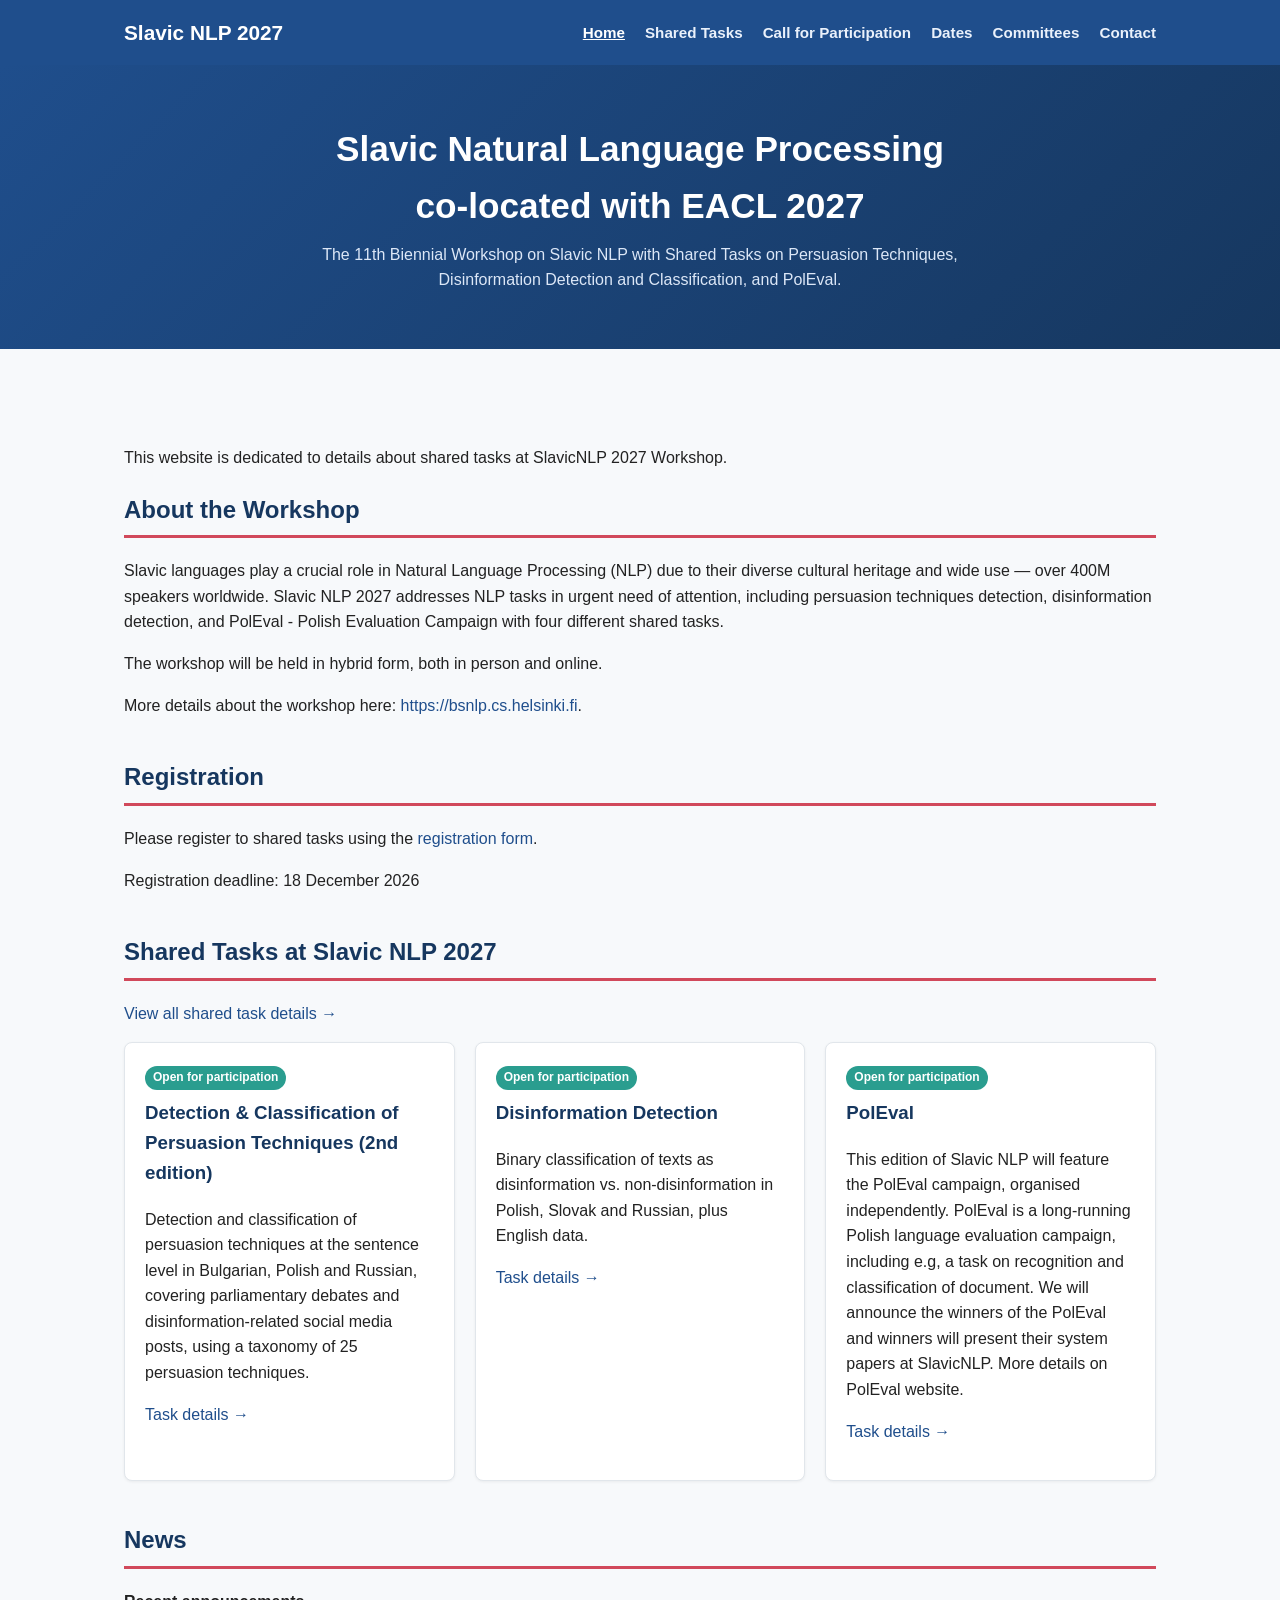
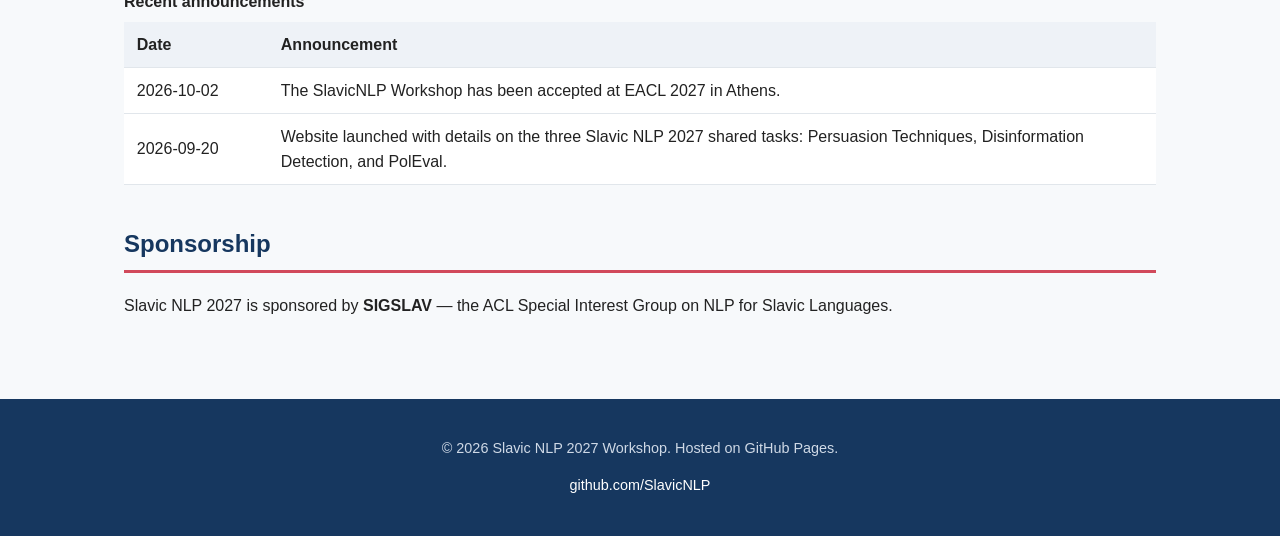
<file: index.html>
<!DOCTYPE html>
<html lang="en">
<head>
  <meta charset="UTF-8" />
  <meta name="viewport" content="width=device-width, initial-scale=1.0" />
  <title>Slavic NLP 2027 - Shared Tasks</title>
  <meta name="description" content="Shared Tasks organized as part of the Slavic NLP 2027 Workshop (11th Biennial Workshop on Slavic NLP, SIGSLAV)." />
  <link rel="stylesheet" href="assets/css/style.css?v=2" />
</head>
<body>
  <header class="site-header">
    <div class="header-inner">
      <a class="site-title" href="index.html">Slavic NLP 2027</a>
      <button class="nav-toggle" aria-label="Toggle navigation">&#9776;</button>
      <nav class="main-nav">
        <ul>
          <li><a href="index.html" class="active">Home</a></li>
          <li class="has-dropdown">
            <a href="shared-tasks.html">Shared Tasks</a>
            <ul class="dropdown">
              <li><a href="persuasion-classification.html">Persuasion Classification</a></li>
              <li><a href="disinformation-detection.html">Disinformation Detection</a></li>
              <li><a href="https://poleval.pl/" target="_blank" rel="noopener">PolEval</a></li>
            </ul>
          </li>
          <li><a href="call-for-participation.html">Call for Participation</a></li>
          <li><a href="dates.html">Dates</a></li>
          <li><a href="committees.html">Committees</a></li>
          <li><a href="contact.html">Contact</a></li>
        </ul>
      </nav>
    </div>
  </header>

  <section class="hero">
    <h1>Slavic Natural Language Processing<br /> co-located with EACL 2027</h1>
    <p>
      The 11th Biennial Workshop on Slavic NLP with Shared Tasks on Persuasion
      Techniques, Disinformation Detection and Classification, and PolEval.
    </p>
  </section>

  <main>
    <p>This website is dedicated to details about shared tasks at SlavicNLP 2027 Workshop.</p>

    <section id="about">
      <h2>About the Workshop</h2>
      <p>
        Slavic languages play a crucial role in Natural Language Processing (NLP)
        due to their diverse cultural heritage and wide use &mdash; over 400M speakers
        worldwide. Slavic NLP 2027 addresses NLP tasks in urgent need of attention,
        including persuasion techniques detection, disinformation detection, and PolEval - Polish Evaluation Campaign with four different shared tasks.
      </p>
      <p>
        The workshop will be held in hybrid form, both in person and online.
      </p>
      <p>
        More details about the workshop here: <a href="https://bsnlp.cs.helsinki.fi" target="_blank" rel="noopener">https://bsnlp.cs.helsinki.fi</a>.
      </p>
    </section>

    <section id="registration">
      <h2>Registration</h2>
      <p>Please register to shared tasks using the <a href="https://forms.gle/5N1dbYKXC29Ukxqe7" target="_blank" rel="noopener">registration form</a>.</p>
      <p>Registration deadline: 18 December 2026</p>
    </section>

    <section id="latest">
      <h2>Shared Tasks at Slavic NLP 2027</h2>
      <p><a href="shared-tasks.html">View all shared task details &rarr;</a></p>
      <div class="card-grid">
        <div class="card">
          <span class="badge badge-open">Open for participation</span>
          <h3>Detection &amp; Classification of Persuasion Techniques (2nd edition)</h3>
          <p>
            Detection and classification of persuasion techniques at the sentence
            level in Bulgarian, Polish and Russian, covering
            parliamentary debates and disinformation-related social media posts,
            using a taxonomy of 25 persuasion techniques.
          </p>
          <p><a href="persuasion-classification.html">Task details &rarr;</a></p>
        </div>
        <div class="card">
          <span class="badge badge-open">Open for participation</span>
          <h3>Disinformation Detection</h3>
          <p>
            Binary classification of texts as disinformation vs. non-disinformation
            in Polish, Slovak and Russian, plus English data.
          </p>
          <p><a href="disinformation-detection.html">Task details &rarr;</a></p>
        </div>
        <div class="card">
          <span class="badge badge-open">Open for participation</span>
          <h3>PolEval</h3>
          <p>
            This edition of Slavic NLP will feature the PolEval campaign,
            organised independently. PolEval is a long-running Polish language
            evaluation campaign, including e.g, a task on recognition and
            classification of document. We will announce the winners of the
            PolEval and winners will present their system papers at SlavicNLP.
            More details on PolEval website.
          </p>
          <p><a href="https://poleval.pl/" target="_blank" rel="noopener">Task details &rarr;</a></p>
        </div>
      </div>
    </section>

    <section id="news">
      <h2>News</h2>
      <table class="news-table">
        <caption>Recent announcements</caption>
        <thead>
          <tr>
            <th>Date</th>
            <th>Announcement</th>
          </tr>
        </thead>
        <tbody>
          <tr>
            <td>2026-10-02</td>
            <td>The SlavicNLP Workshop has been accepted at EACL 2027 in Athens.</td>
          </tr>
          <tr>
            <td>2026-09-20</td>
            <td>Website launched with details on the three Slavic NLP 2027 shared tasks: Persuasion Techniques, Disinformation Detection, and PolEval.</td>
          </tr>
        </tbody>
      </table>
    </section>

    <section id="sponsorship">
      <h2>Sponsorship</h2>
      <p>
        Slavic NLP 2027 is sponsored by <strong>SIGSLAV</strong> &mdash; the ACL
        Special Interest Group on NLP for Slavic Languages.
      </p>
    </section>
  </main>

  <footer class="site-footer">
    <p>&copy; 2026 Slavic NLP 2027 Workshop. Hosted on GitHub Pages.</p>
    <p><a href="https://github.com/SlavicNLP">github.com/SlavicNLP</a></p>
  </footer>

  <script src="assets/js/main.js"></script>
</body>
</html>
</file>
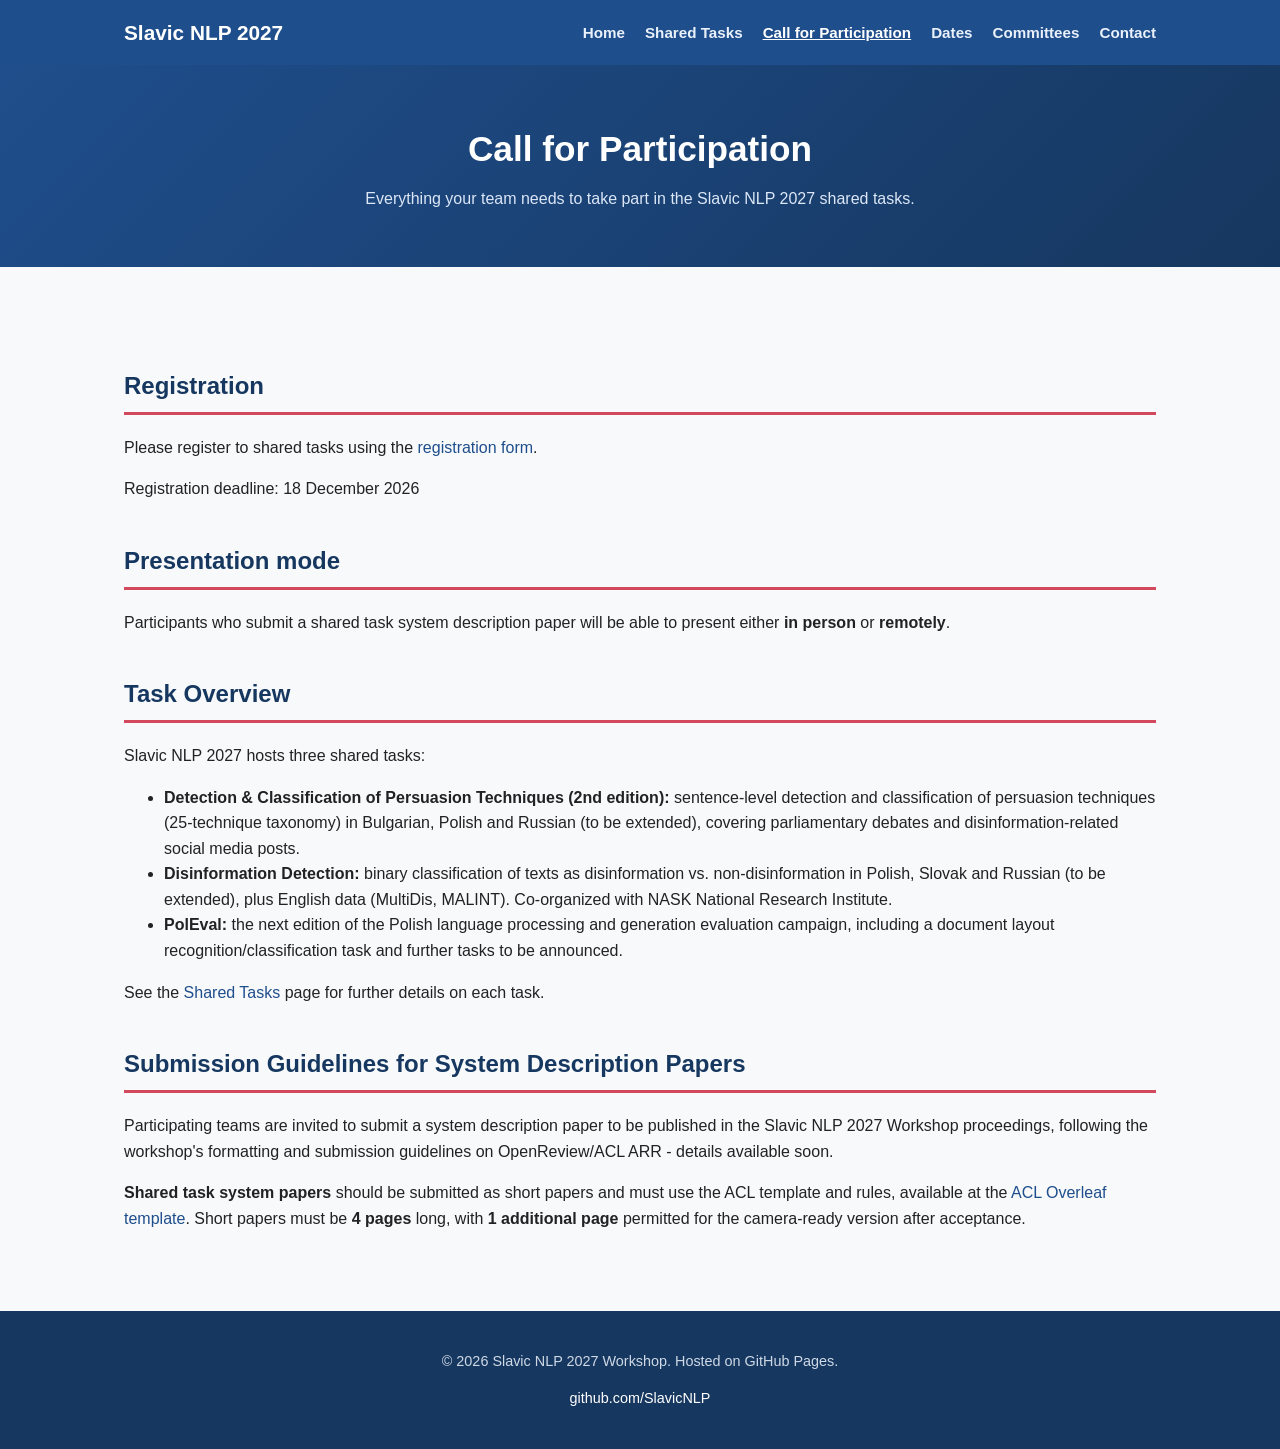
<file: call-for-participation.html>
<!DOCTYPE html>
<html lang="en">
<head>
  <meta charset="UTF-8" />
  <meta name="viewport" content="width=device-width, initial-scale=1.0" />
  <title>Call for Participation - Slavic NLP 2027</title>
  <link rel="stylesheet" href="assets/css/style.css?v=2" />
</head>
<body>
  <header class="site-header">
    <div class="header-inner">
      <a class="site-title" href="index.html">Slavic NLP 2027</a>
      <button class="nav-toggle" aria-label="Toggle navigation">&#9776;</button>
      <nav class="main-nav">
        <ul>
          <li><a href="index.html">Home</a></li>
          <li class="has-dropdown">
            <a href="shared-tasks.html">Shared Tasks</a>
            <ul class="dropdown">
              <li><a href="persuasion-classification.html">Persuasion Classification</a></li>
              <li><a href="disinformation-detection.html">Disinformation Detection</a></li>
              <li><a href="https://poleval.pl/" target="_blank" rel="noopener">PolEval</a></li>
            </ul>
          </li>
          <li><a href="call-for-participation.html" class="active">Call for Participation</a></li>
          <li><a href="dates.html">Dates</a></li>
          <li><a href="committees.html">Committees</a></li>
          <li><a href="contact.html">Contact</a></li>
        </ul>
      </nav>
    </div>
  </header>

  <section class="hero">
    <h1>Call for Participation</h1>
    <p>Everything your team needs to take part in the Slavic NLP 2027 shared tasks.</p>
  </section>

  <main>
    <section id="registration">
      <h2>Registration</h2>
      <p>Please register to shared tasks using the <a href="https://forms.gle/5N1dbYKXC29Ukxqe7" target="_blank" rel="noopener">registration form</a>.</p>
      <p>Registration deadline: 18 December 2026</p>
    </section>

    <section id="presentation-mode">
      <h2>Presentation mode</h2>
      <p>
        Participants who submit a shared task system description paper will be able to present either <strong>in person</strong> or <strong>remotely</strong>.
      </p>
    </section>

    <section id="overview">
      <h2>Task Overview</h2>
      <p>Slavic NLP 2027 hosts three shared tasks:</p>
      <ul>
        <li>
          <strong>Detection &amp; Classification of Persuasion Techniques (2nd edition):</strong>
          sentence-level detection and classification of persuasion techniques
          (25-technique taxonomy) in Bulgarian, Polish and Russian (to be
          extended), covering parliamentary debates and disinformation-related
          social media posts.
        </li>
        <li>
          <strong>Disinformation Detection:</strong> binary classification of
          texts as disinformation vs. non-disinformation in Polish, Slovak and
          Russian (to be extended), plus English data (MultiDis, MALINT).
          Co-organized with NASK National Research Institute.
        </li>
        <li>
          <strong>PolEval:</strong> the next edition of the Polish language
          processing and generation evaluation campaign, including a document
          layout recognition/classification task and further tasks to be
          announced.
        </li>
      </ul>
      <p>See the <a href="shared-tasks.html">Shared Tasks</a> page for further details on each task.</p>
    </section>

    <section id="submission-guidelines">
      <h2>Submission Guidelines for System Description Papers</h2>
      <p>
        Participating teams are invited to submit a system description paper to
        be published in the Slavic NLP 2027 Workshop proceedings, following the
        workshop's formatting and submission guidelines on OpenReview/ACL ARR - details available soon.
      </p>
      <p>
        <strong>Shared task system papers</strong> should be submitted as short papers and must use the ACL template
        and rules, available at the
        <a href="https://www.overleaf.com/latex/templates/association-for-computational-linguistics-acl-conference/jvxskxpnznfj" target="_blank" rel="noopener">ACL Overleaf template</a>.
        Short papers must be <strong>4 pages</strong> long, with <strong>1 additional page</strong> permitted for the
        camera-ready version after acceptance.
      </p>
    </section>
  </main>

  <footer class="site-footer">
    <p>&copy; 2026 Slavic NLP 2027 Workshop. Hosted on GitHub Pages.</p>
    <p><a href="https://github.com/SlavicNLP">github.com/SlavicNLP</a></p>
  </footer>

  <script src="assets/js/main.js"></script>
</body>
</html>
</file>
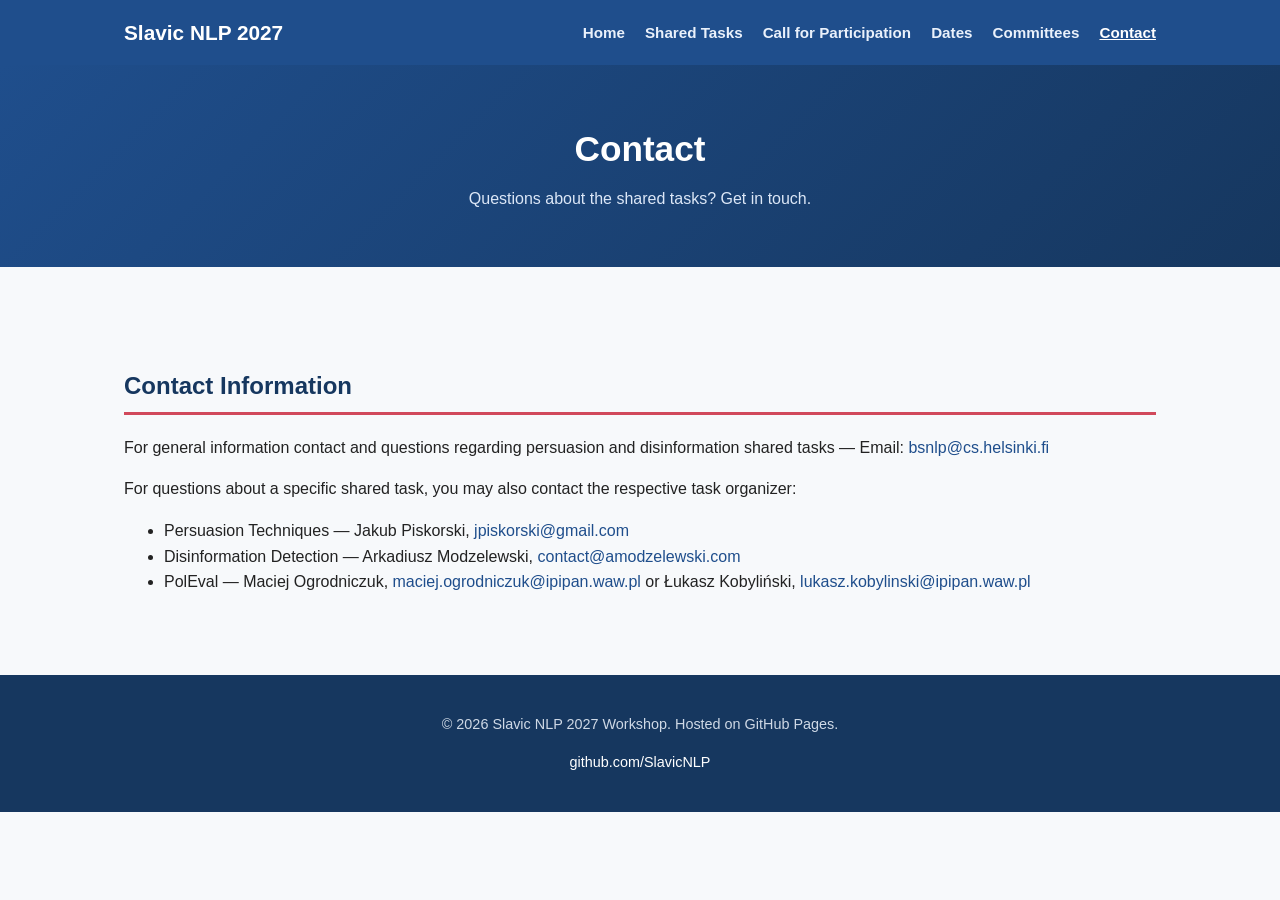
<file: contact.html>
<!DOCTYPE html>
<html lang="en">
<head>
  <meta charset="UTF-8" />
  <meta name="viewport" content="width=device-width, initial-scale=1.0" />
  <title>Contact - Slavic NLP 2027</title>
  <link rel="stylesheet" href="assets/css/style.css?v=2" />
</head>
<body>
  <header class="site-header">
    <div class="header-inner">
      <a class="site-title" href="index.html">Slavic NLP 2027</a>
      <button class="nav-toggle" aria-label="Toggle navigation">&#9776;</button>
      <nav class="main-nav">
        <ul>
          <li><a href="index.html">Home</a></li>
          <li class="has-dropdown">
            <a href="shared-tasks.html">Shared Tasks</a>
            <ul class="dropdown">
              <li><a href="persuasion-classification.html">Persuasion Classification</a></li>
              <li><a href="disinformation-detection.html">Disinformation Detection</a></li>
              <li><a href="https://poleval.pl/" target="_blank" rel="noopener">PolEval</a></li>
            </ul>
          </li>
          <li><a href="call-for-participation.html">Call for Participation</a></li>
          <li><a href="dates.html">Dates</a></li>
          <li><a href="committees.html">Committees</a></li>
          <li><a href="contact.html" class="active">Contact</a></li>
        </ul>
      </nav>
    </div>
  </header>

  <section class="hero">
    <h1>Contact</h1>
    <p>Questions about the shared tasks? Get in touch.</p>
  </section>

  <main>
    <section id="contact-info">
      <h2>Contact Information</h2>
      <p>
        For general information contact and questions regarding persuasion and
        disinformation shared tasks &mdash; Email:
        <a href="mailto:bsnlp@cs.helsinki.fi">bsnlp@cs.helsinki.fi</a>
      </p>
      <p>
        For questions about a specific shared task, you may also contact the
        respective task organizer:
      </p>
      <ul>
        <li>Persuasion Techniques &mdash; Jakub Piskorski, <a href="mailto:jpiskorski@gmail.com">jpiskorski@gmail.com</a></li>
        <li>Disinformation Detection &mdash; Arkadiusz Modzelewski, <a href="mailto:contact@amodzelewski.com">contact@amodzelewski.com</a></li>
        <li>PolEval &mdash; Maciej Ogrodniczuk, <a href="mailto:maciej.ogrodniczuk@ipipan.waw.pl">maciej.ogrodniczuk@ipipan.waw.pl</a> or Łukasz Kobyliński, <a href="mailto:lukasz.kobylinski@ipipan.waw.pl">lukasz.kobylinski@ipipan.waw.pl</a></li>
      </ul>
    </section>
  </main>

  <footer class="site-footer">
    <p>&copy; 2026 Slavic NLP 2027 Workshop. Hosted on GitHub Pages.</p>
    <p><a href="https://github.com/SlavicNLP">github.com/SlavicNLP</a></p>
  </footer>

  <script src="assets/js/main.js"></script>
</body>
</html>
</file>
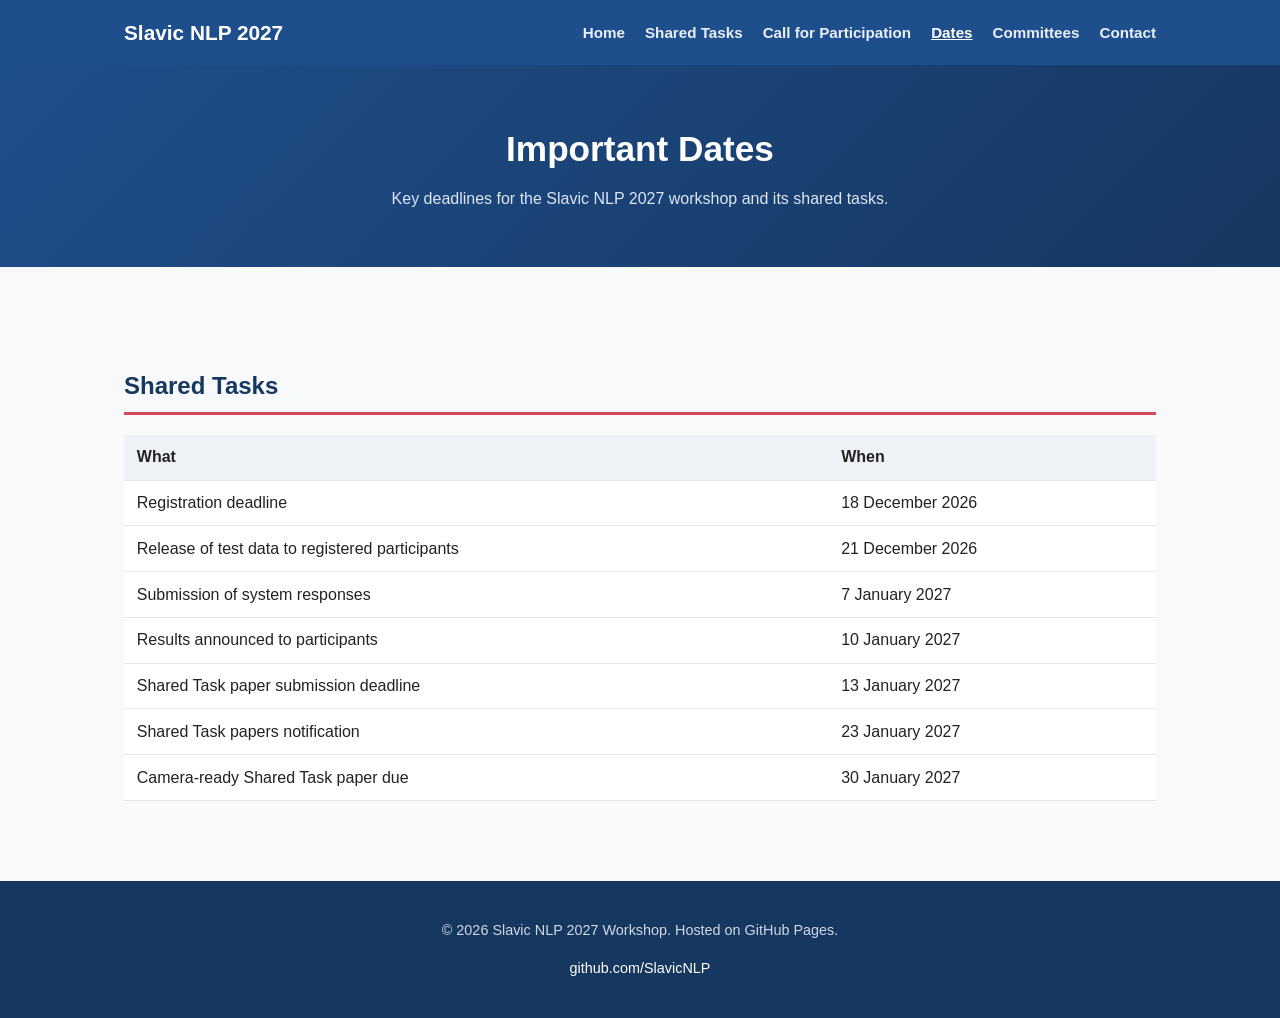
<file: dates.html>
<!DOCTYPE html>
<html lang="en">
<head>
  <meta charset="UTF-8" />
  <meta name="viewport" content="width=device-width, initial-scale=1.0" />
  <title>Dates - Slavic NLP 2027</title>
  <link rel="stylesheet" href="assets/css/style.css?v=2" />
</head>
<body>
  <header class="site-header">
    <div class="header-inner">
      <a class="site-title" href="index.html">Slavic NLP 2027</a>
      <button class="nav-toggle" aria-label="Toggle navigation">&#9776;</button>
      <nav class="main-nav">
        <ul>
          <li><a href="index.html">Home</a></li>
          <li class="has-dropdown">
            <a href="shared-tasks.html">Shared Tasks</a>
            <ul class="dropdown">
              <li><a href="persuasion-classification.html">Persuasion Classification</a></li>
              <li><a href="disinformation-detection.html">Disinformation Detection</a></li>
              <li><a href="https://poleval.pl/" target="_blank" rel="noopener">PolEval</a></li>
            </ul>
          </li>
          <li><a href="call-for-participation.html">Call for Participation</a></li>
          <li><a href="dates.html" class="active">Dates</a></li>
          <li><a href="committees.html">Committees</a></li>
          <li><a href="contact.html">Contact</a></li>
        </ul>
      </nav>
    </div>
  </header>

  <section class="hero">
    <h1>Important Dates</h1>
    <p>Key deadlines for the Slavic NLP 2027 workshop and its shared tasks.</p>
  </section>

  <main>
    <section id="shared-task-dates">
      <h2>Shared Tasks</h2>
      <table>
        <thead>
          <tr>
            <th>What</th>
            <th>When</th>
          </tr>
        </thead>
        <tbody>
          <tr><td>Registration deadline</td><td>18 December 2026</td></tr>
          <tr><td>Release of test data to registered participants</td><td>21 December 2026</td></tr>
          <tr><td>Submission of system responses</td><td>7 January 2027</td></tr>
          <tr><td>Results announced to participants</td><td>10 January 2027</td></tr>
          <tr><td>Shared Task paper submission deadline</td><td>13 January 2027</td></tr>
          <tr><td>Shared Task papers notification</td><td>23 January 2027</td></tr>
          <tr><td>Camera-ready Shared Task paper due</td><td>30 January 2027</td></tr>
        </tbody>
      </table>
    </section>
  </main>

  <footer class="site-footer">
    <p>&copy; 2026 Slavic NLP 2027 Workshop. Hosted on GitHub Pages.</p>
    <p><a href="https://github.com/SlavicNLP">github.com/SlavicNLP</a></p>
  </footer>

  <script src="assets/js/main.js"></script>
</body>
</html>
</file>
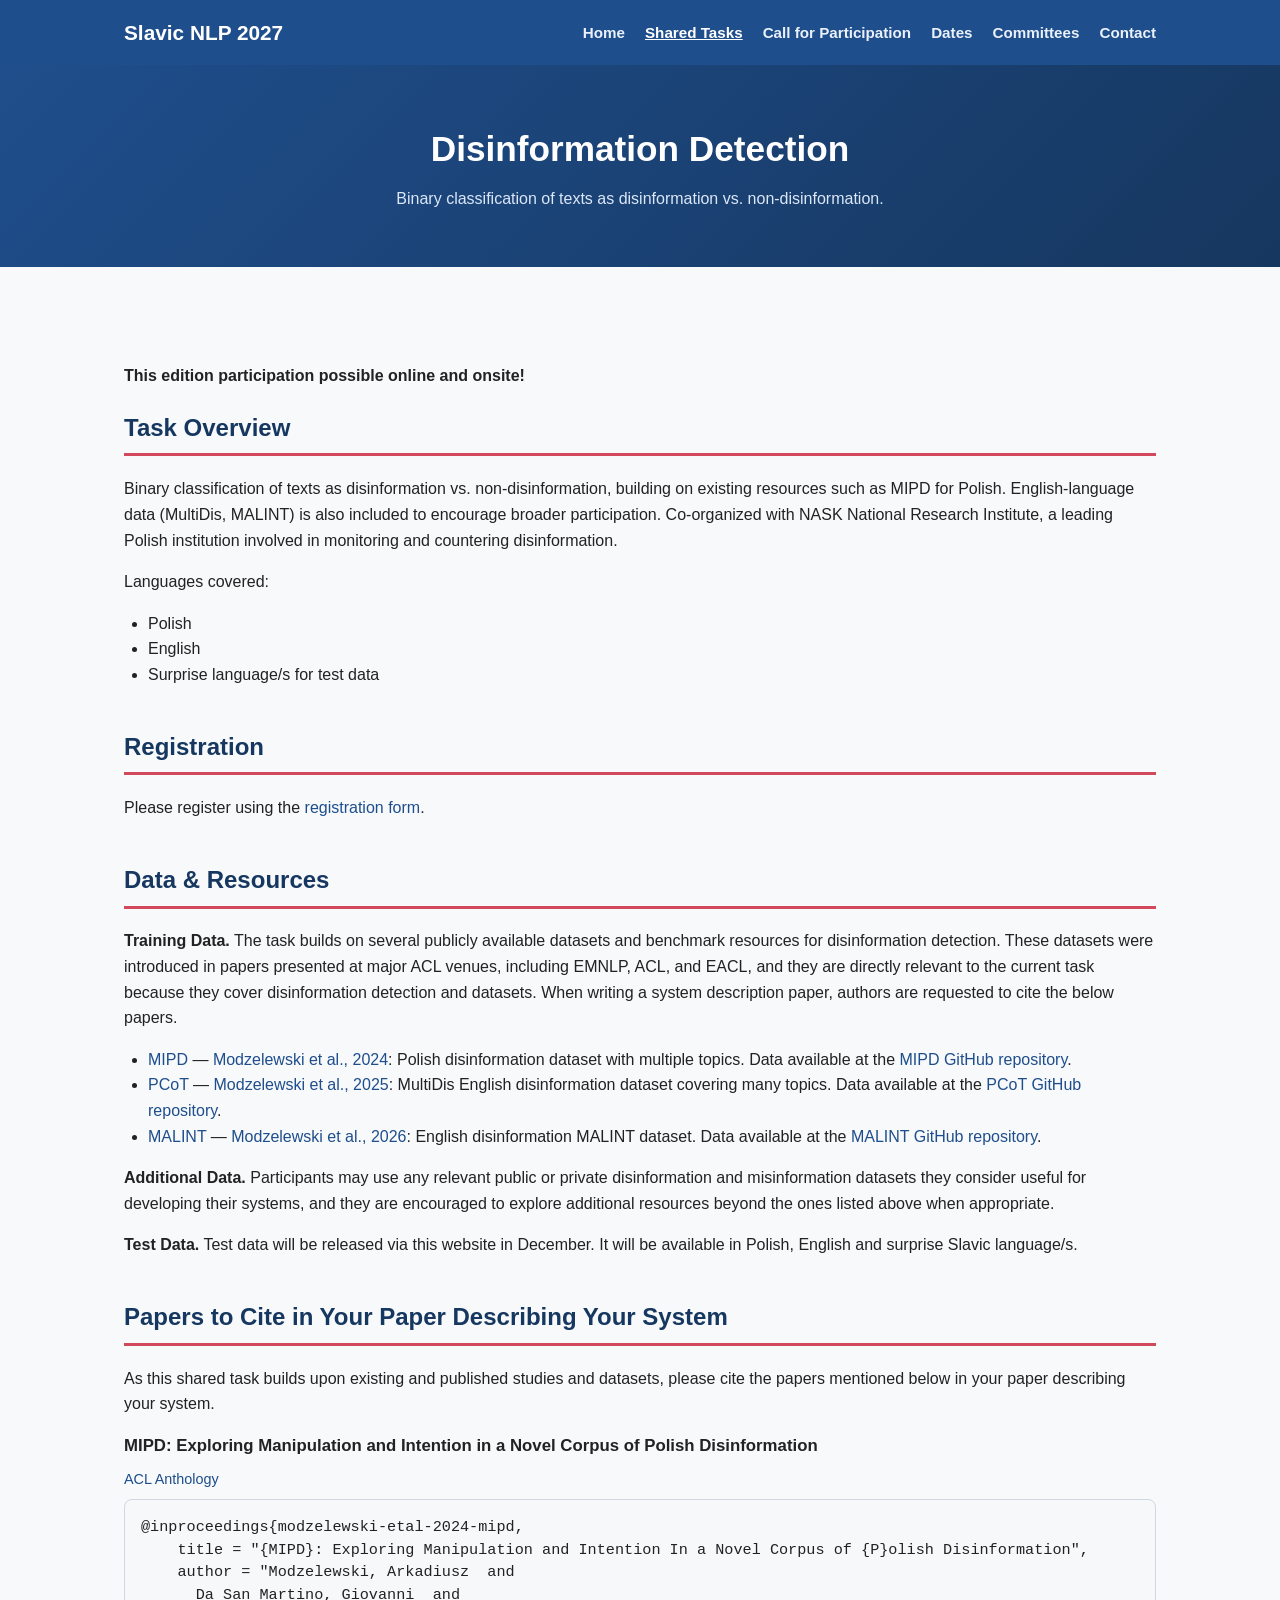
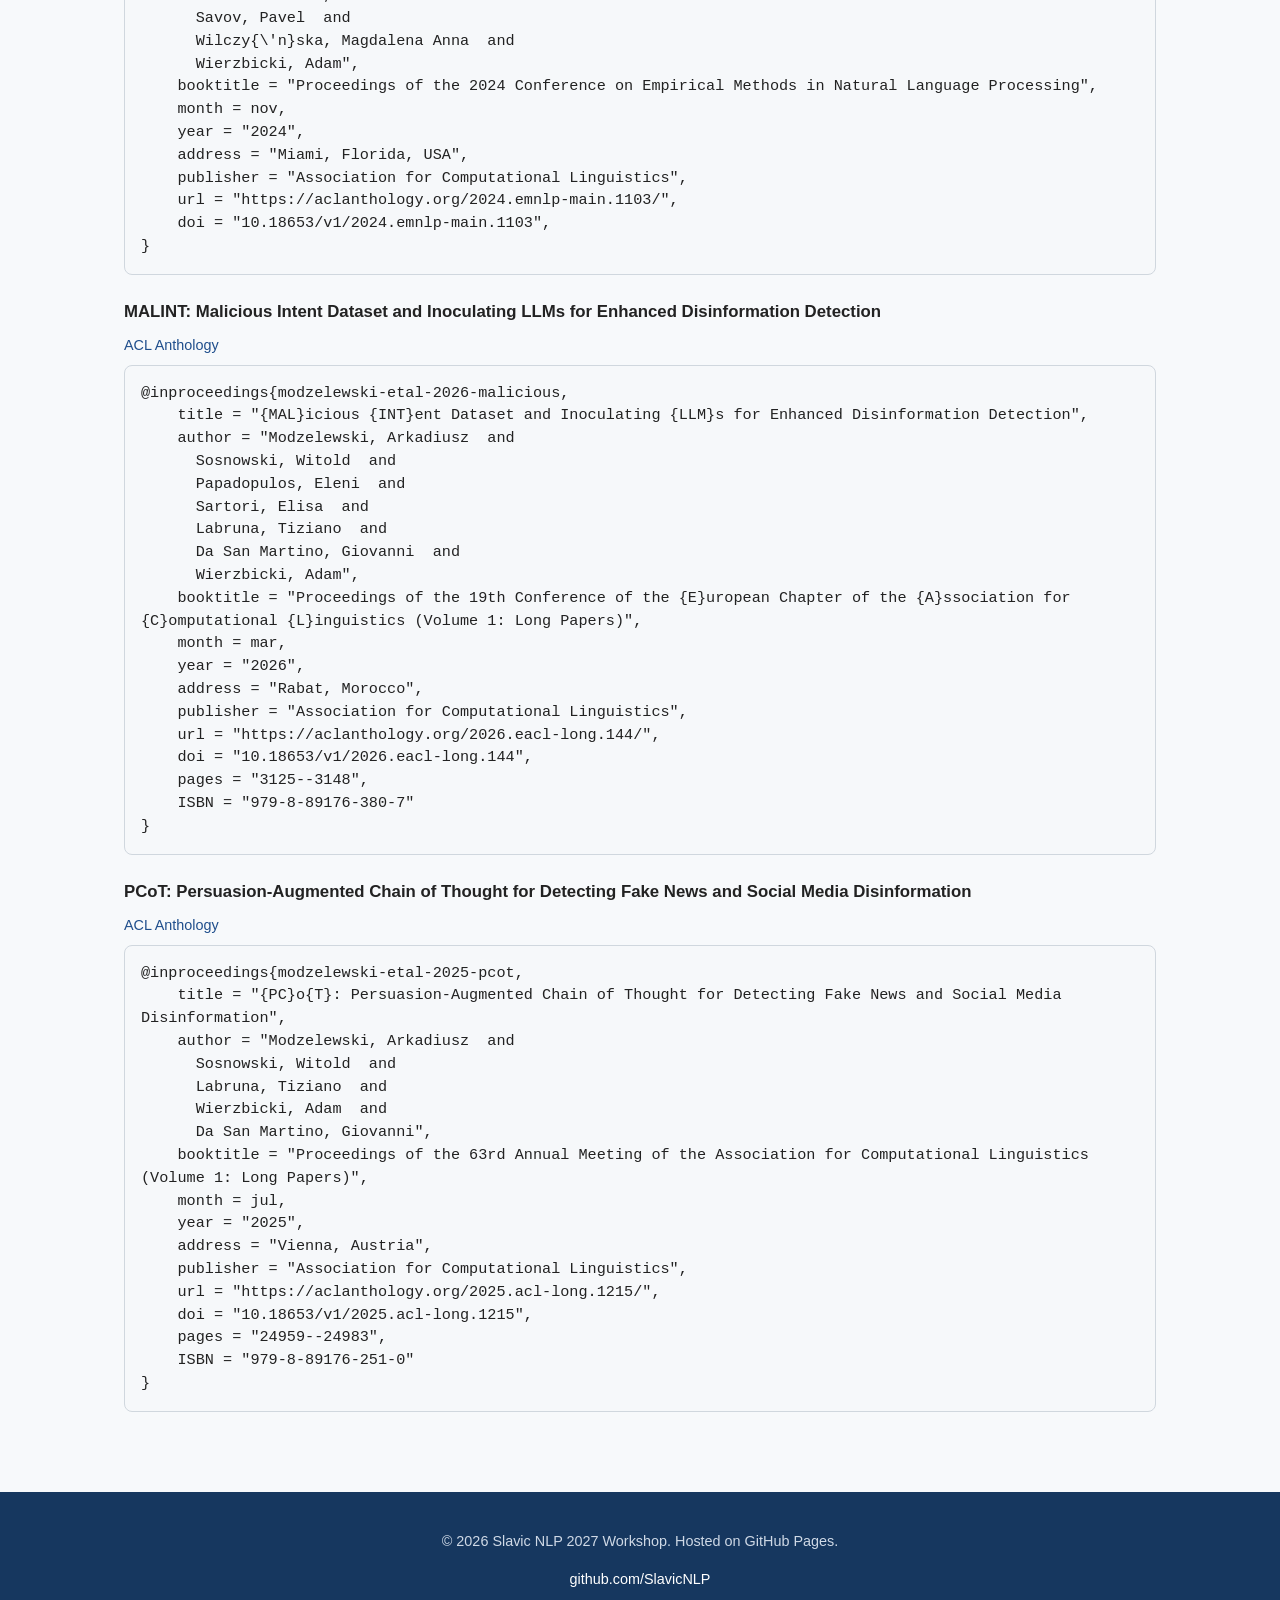
<file: disinformation-detection.html>
<!DOCTYPE html>
<html lang="en">
<head>
  <meta charset="UTF-8" />
  <meta name="viewport" content="width=device-width, initial-scale=1.0" />
  <title>Disinformation Detection - Slavic NLP 2027</title>
  <link rel="stylesheet" href="assets/css/style.css?v=2" />
</head>
<body>
  <header class="site-header">
    <div class="header-inner">
      <a class="site-title" href="index.html">Slavic NLP 2027</a>
      <button class="nav-toggle" aria-label="Toggle navigation">&#9776;</button>
      <nav class="main-nav">
        <ul>
          <li><a href="index.html">Home</a></li>
          <li class="has-dropdown">
            <a href="shared-tasks.html" class="active">Shared Tasks</a>
            <ul class="dropdown">
              <li><a href="persuasion-classification.html">Persuasion Classification</a></li>
              <li><a href="disinformation-detection.html" class="active">Disinformation Detection</a></li>
              <li><a href="https://poleval.pl/" target="_blank" rel="noopener">PolEval</a></li>
            </ul>
          </li>
          <li><a href="call-for-participation.html">Call for Participation</a></li>
          <li><a href="dates.html">Dates</a></li>
          <li><a href="committees.html">Committees</a></li>
          <li><a href="contact.html">Contact</a></li>
        </ul>
      </nav>
    </div>
  </header>

  <section class="hero">
    <h1>Disinformation Detection</h1>
    <p>Binary classification of texts as disinformation vs. non-disinformation.</p>
  </section>

  <main>
    <p><strong>This edition participation possible online and onsite!</strong></p>

    <section id="overview">
      <h2>Task Overview</h2>
      <p>
        Binary classification of texts as disinformation vs. non-disinformation, building on
        existing resources such as MIPD for Polish. English-language data
        (MultiDis, MALINT) is also included to encourage broader participation.
        Co-organized with NASK National Research Institute, a leading Polish
        institution involved in monitoring and countering disinformation.
      </p>
      <p>Languages covered:</p>
      <ul style="padding-left: 1.5rem; margin-top: 0.5rem;">
        <li>Polish</li>
        <li>English</li>
        <li>Surprise language/s for test data</li>
      </ul>
    </section>

    <section id="registration">
      <h2>Registration</h2>
      <p>Please register using the <a href="https://forms.gle/5N1dbYKXC29Ukxqe7" target="_blank" rel="noopener">registration form</a>.</p>
    </section>

    <section id="data">
      <h2>Data &amp; Resources</h2>
      <p>
        <strong>Training Data.</strong>
        The task builds on several publicly available datasets and benchmark resources for disinformation detection. These
        datasets were introduced in papers presented at major ACL venues, including EMNLP, ACL, and EACL, and they are
        directly relevant to the current task because they cover disinformation detection and datasets. When writing
        a system description paper, authors are requested to cite the below papers.
      </p>

      <ul style="padding-left: 1.5rem; margin-top: 0.5rem;">
        <li><a href="https://aclanthology.org/2024.emnlp-main.1103/" target="_blank" rel="noopener">MIPD</a> — <a href="https://aclanthology.org/2024.emnlp-main.1103/" target="_blank" rel="noopener">Modzelewski et al., 2024</a>: Polish disinformation dataset with multiple topics. Data available at the <a href="https://github.com/ArkadiusDS/MIPD/tree/master" target="_blank" rel="noopener">MIPD GitHub repository</a>.</li>
        <li><a href="https://aclanthology.org/2025.acl-long.1215/" target="_blank" rel="noopener">PCoT</a> — <a href="https://aclanthology.org/2025.acl-long.1215/" target="_blank" rel="noopener">Modzelewski et al., 2025</a>: MultiDis English disinformation dataset covering many topics. Data available at the <a href="https://github.com/ArkadiusDS/PCoT" target="_blank" rel="noopener">PCoT GitHub repository</a>.</li>
        <li><a href="https://aclanthology.org/2026.eacl-long.144/" target="_blank" rel="noopener">MALINT</a> — <a href="https://aclanthology.org/2026.eacl-long.144/" target="_blank" rel="noopener">Modzelewski et al., 2026</a>: English disinformation MALINT dataset. Data available at the <a href="https://github.com/ArkadiusDS/MALINT" target="_blank" rel="noopener">MALINT GitHub repository</a>.</li>
      </ul>

      <p>
        <strong>Additional Data.</strong> Participants may use any relevant public or private disinformation and
        misinformation datasets they consider useful for developing their systems, and they are encouraged to explore
        additional resources beyond the ones listed above when appropriate.
      </p>

      <p>
        <strong>Test Data.</strong> Test data will be released via this website in December. It will be available in
        Polish, English and surprise Slavic language/s.
      </p>
    </section>

                <section id="citation-guidelines">
      <h2>Papers to Cite in Your Paper Describing Your System</h2>
      <p>
        As this shared task builds upon existing and published studies and datasets,
        please cite the papers mentioned below in your paper describing your system.
      </p>

      <div style="margin-top: 1rem;">
        <div style="margin-bottom: 0.5rem;">
          <h3 style="margin: 0 0 0.5rem 0; font-size: 1.05rem;">MIPD: Exploring Manipulation and Intention in a Novel Corpus of Polish Disinformation</h3>
          <div style="display: flex; gap: 0.5rem; align-items: center; flex-wrap: wrap;">
            <a href="https://aclanthology.org/2024.emnlp-main.1103/" target="_blank" rel="noopener" style="font-size: 0.9rem;">ACL Anthology</a>
            
          </div>
        </div>
        <div style="background: #f6f8fa; border: 1px solid #d0d7de; border-radius: 8px; padding: 1rem;">
          <pre id="bibtex-mipd" style="margin: 0; white-space: pre-wrap; font-family: monospace; font-size: 0.95rem; line-height: 1.5; overflow-x: auto;">@inproceedings{modzelewski-etal-2024-mipd,
    title = "{MIPD}: Exploring Manipulation and Intention In a Novel Corpus of {P}olish Disinformation",
    author = "Modzelewski, Arkadiusz  and
      Da San Martino, Giovanni  and
      Savov, Pavel  and
      Wilczy{\'n}ska, Magdalena Anna  and
      Wierzbicki, Adam",
    booktitle = "Proceedings of the 2024 Conference on Empirical Methods in Natural Language Processing",
    month = nov,
    year = "2024",
    address = "Miami, Florida, USA",
    publisher = "Association for Computational Linguistics",
    url = "https://aclanthology.org/2024.emnlp-main.1103/",
    doi = "10.18653/v1/2024.emnlp-main.1103",
}</pre>
        </div>
      </div>

      <div style="margin-top: 1.5rem;">
        <div style="margin-bottom: 0.5rem;">
          <h3 style="margin: 0 0 0.5rem 0; font-size: 1.05rem;">MALINT: Malicious Intent Dataset and Inoculating LLMs for Enhanced Disinformation Detection</h3>
          <div style="display: flex; gap: 0.5rem; align-items: center; flex-wrap: wrap;">
            <a href="https://aclanthology.org/2026.eacl-long.144/" target="_blank" rel="noopener" style="font-size: 0.9rem;">ACL Anthology</a>
            
          </div>
        </div>
        <div style="background: #f6f8fa; border: 1px solid #d0d7de; border-radius: 8px; padding: 1rem;">
          <pre id="bibtex-malicious" style="margin: 0; white-space: pre-wrap; font-family: monospace; font-size: 0.95rem; line-height: 1.5; overflow-x: auto;">@inproceedings{modzelewski-etal-2026-malicious,
    title = "{MAL}icious {INT}ent Dataset and Inoculating {LLM}s for Enhanced Disinformation Detection",
    author = "Modzelewski, Arkadiusz  and
      Sosnowski, Witold  and
      Papadopulos, Eleni  and
      Sartori, Elisa  and
      Labruna, Tiziano  and
      Da San Martino, Giovanni  and
      Wierzbicki, Adam",
    booktitle = "Proceedings of the 19th Conference of the {E}uropean Chapter of the {A}ssociation for {C}omputational {L}inguistics (Volume 1: Long Papers)",
    month = mar,
    year = "2026",
    address = "Rabat, Morocco",
    publisher = "Association for Computational Linguistics",
    url = "https://aclanthology.org/2026.eacl-long.144/",
    doi = "10.18653/v1/2026.eacl-long.144",
    pages = "3125--3148",
    ISBN = "979-8-89176-380-7"
}</pre>
        </div>
      </div>

      <div style="margin-top: 1.5rem;">
        <div style="margin-bottom: 0.5rem;">
          <h3 style="margin: 0 0 0.5rem 0; font-size: 1.05rem;">PCoT: Persuasion-Augmented Chain of Thought for Detecting Fake News and Social Media Disinformation</h3>
          <div style="display: flex; gap: 0.5rem; align-items: center; flex-wrap: wrap;">
            <a href="https://aclanthology.org/2025.acl-long.1215/" target="_blank" rel="noopener" style="font-size: 0.9rem;">ACL Anthology</a>
            
          </div>
        </div>
        <div style="background: #f6f8fa; border: 1px solid #d0d7de; border-radius: 8px; padding: 1rem;">
          <pre id="bibtex-pcot" style="margin: 0; white-space: pre-wrap; font-family: monospace; font-size: 0.95rem; line-height: 1.5; overflow-x: auto;">@inproceedings{modzelewski-etal-2025-pcot,
    title = "{PC}o{T}: Persuasion-Augmented Chain of Thought for Detecting Fake News and Social Media Disinformation",
    author = "Modzelewski, Arkadiusz  and
      Sosnowski, Witold  and
      Labruna, Tiziano  and
      Wierzbicki, Adam  and
      Da San Martino, Giovanni",
    booktitle = "Proceedings of the 63rd Annual Meeting of the Association for Computational Linguistics (Volume 1: Long Papers)",
    month = jul,
    year = "2025",
    address = "Vienna, Austria",
    publisher = "Association for Computational Linguistics",
    url = "https://aclanthology.org/2025.acl-long.1215/",
    doi = "10.18653/v1/2025.acl-long.1215",
    pages = "24959--24983",
    ISBN = "979-8-89176-251-0"
}</pre>
        </div>
      </div>
    </section>
  </main>

  <footer class="site-footer">
    <p>&copy; 2026 Slavic NLP 2027 Workshop. Hosted on GitHub Pages.</p>
    <p><a href="https://github.com/SlavicNLP">github.com/SlavicNLP</a></p>
  </footer>



<script src="assets/js/main.js"></script>
</body>
</html>
</file>
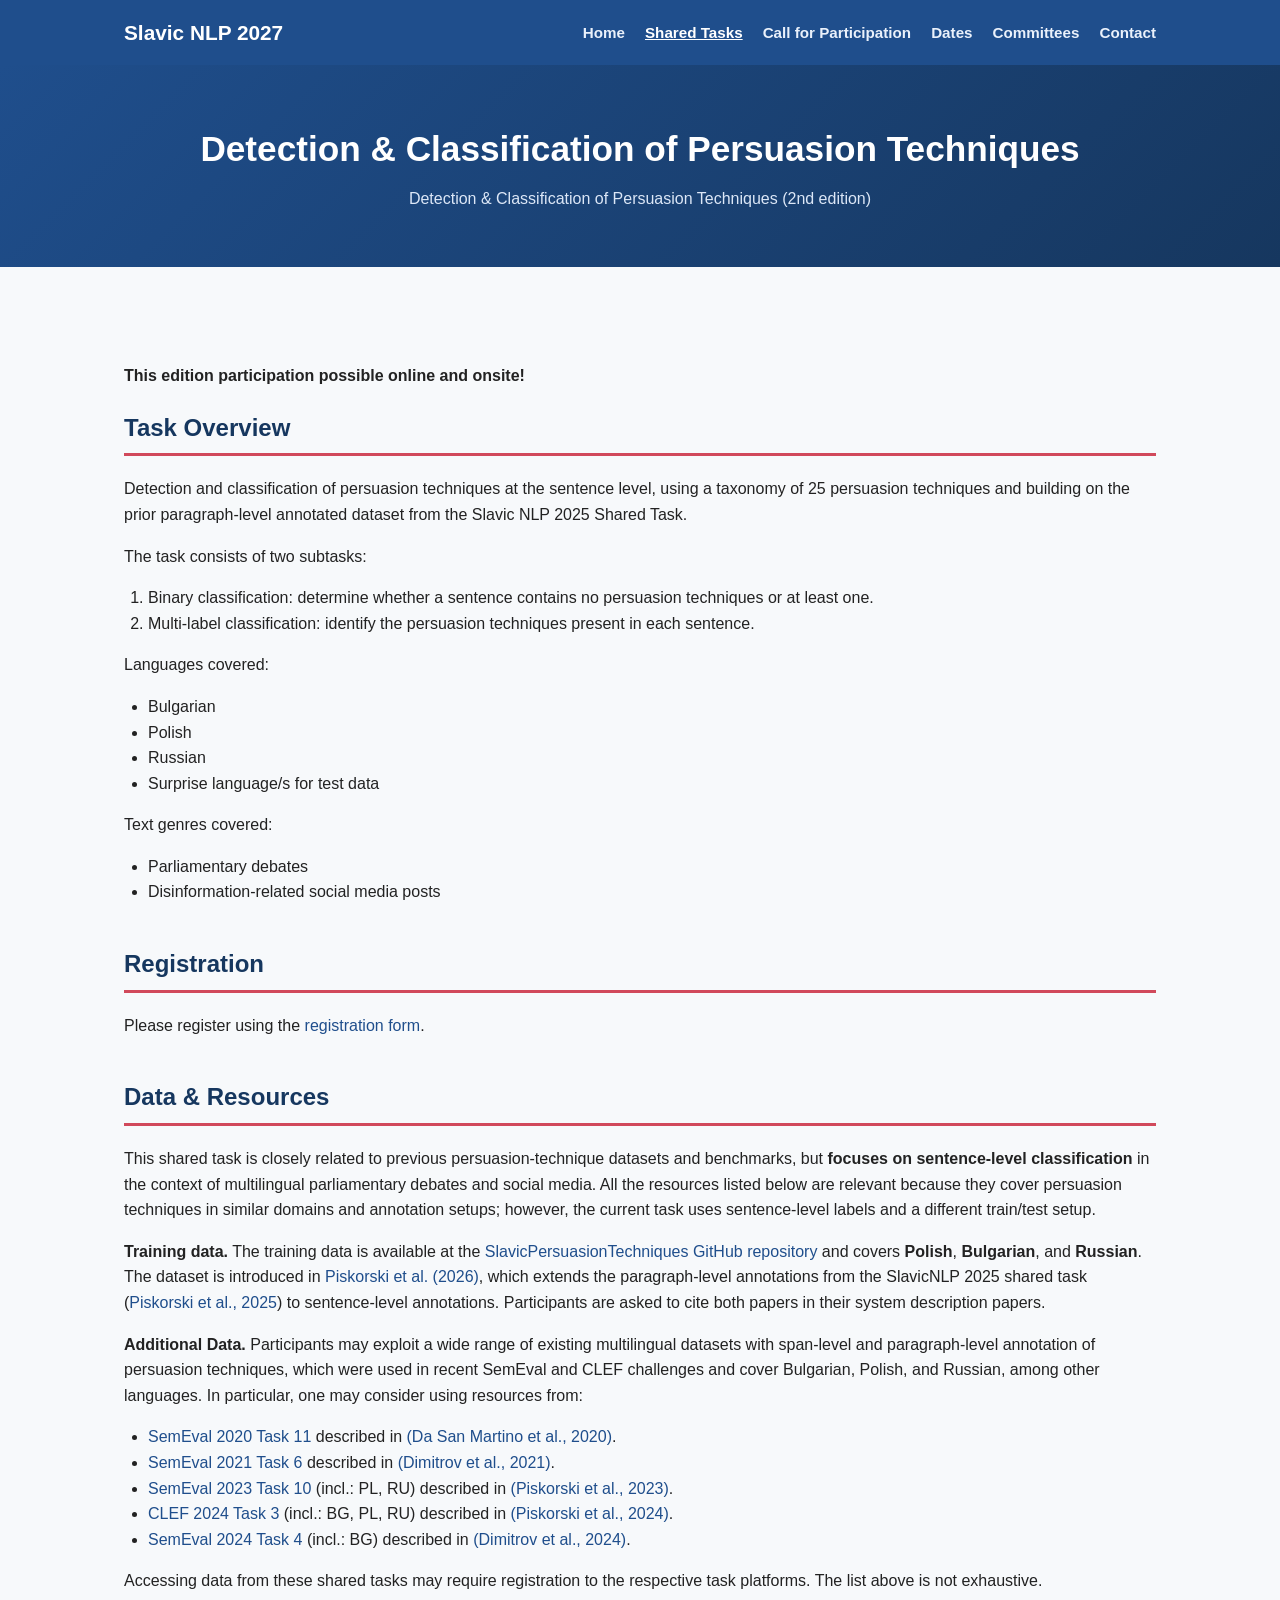
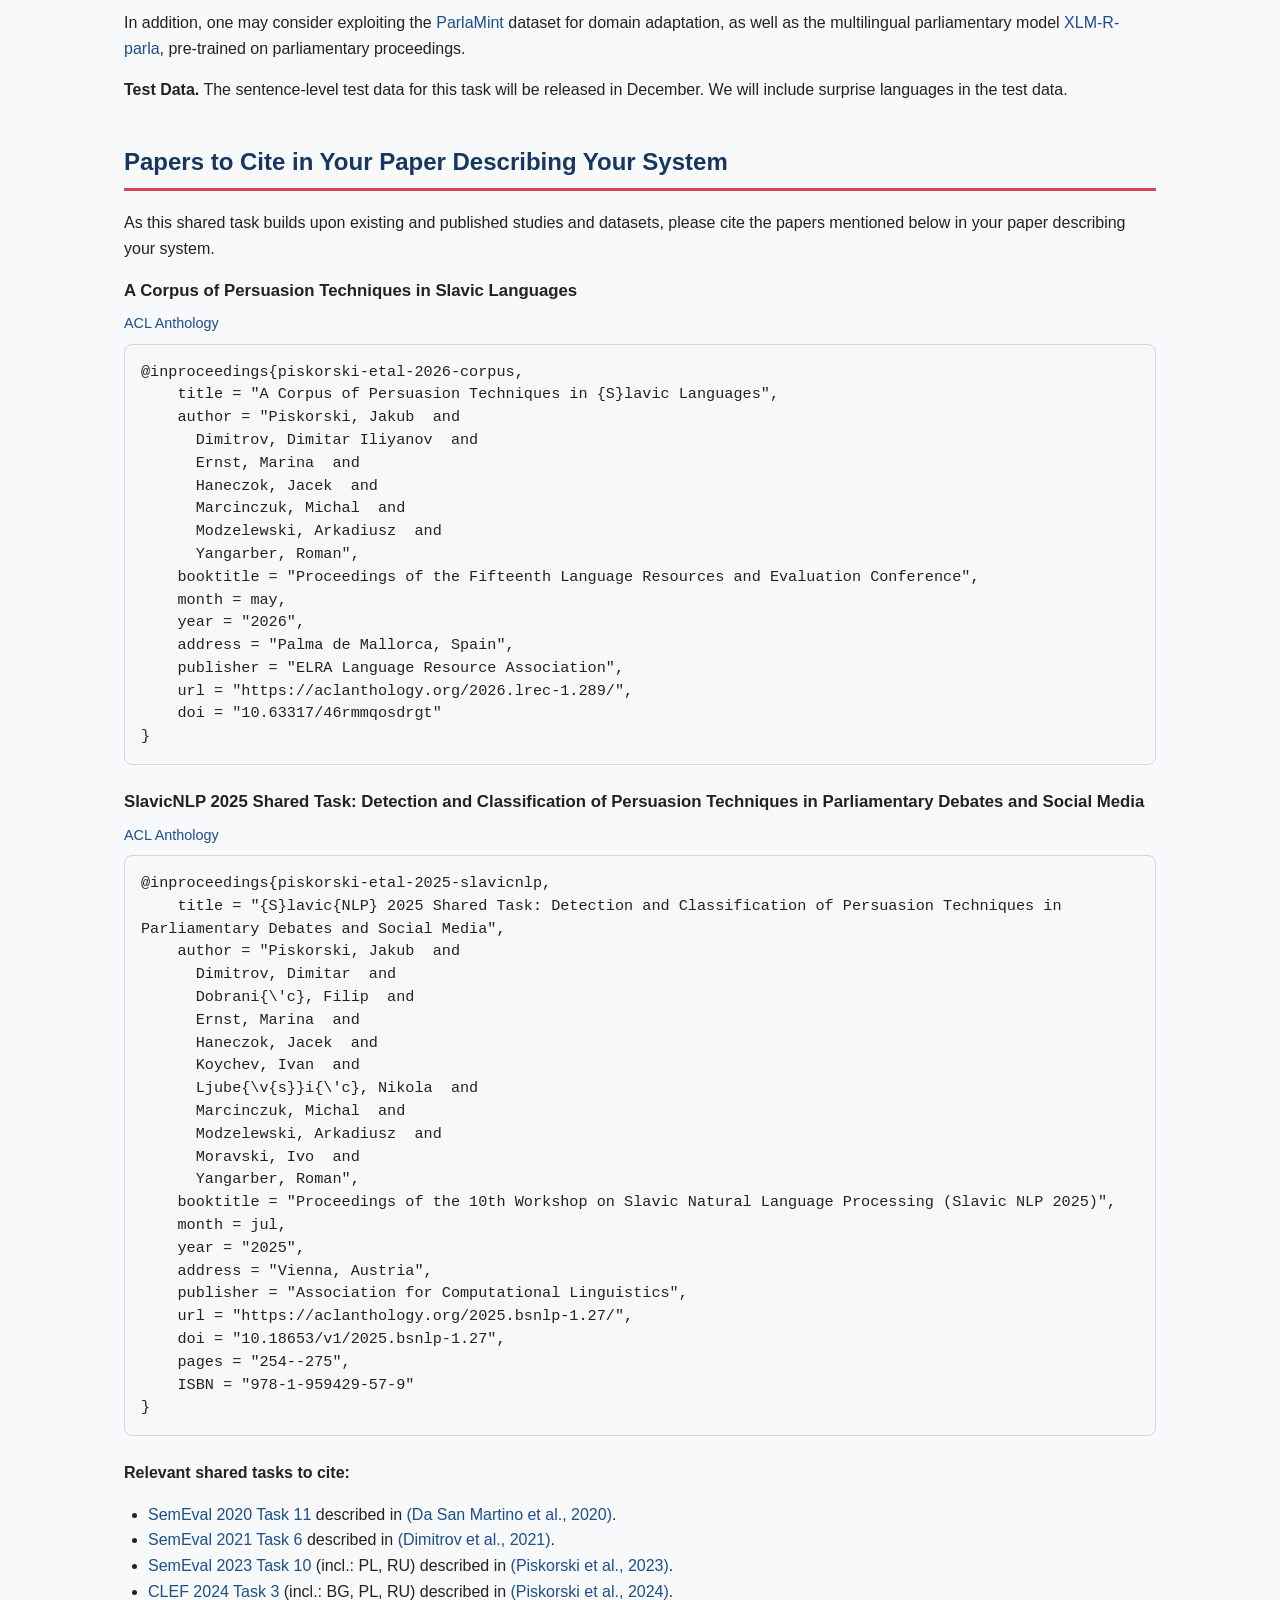
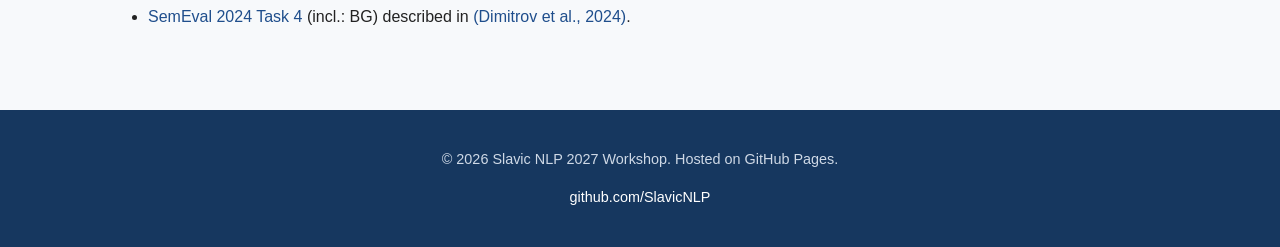
<file: persuasion-classification.html>
<!DOCTYPE html>
<html lang="en">
<head>
  <meta charset="UTF-8" />
  <meta name="viewport" content="width=device-width, initial-scale=1.0" />
  <title>Detection &amp; Classification of Persuasion Techniques - Slavic NLP 2027</title>
  <link rel="stylesheet" href="assets/css/style.css?v=2" />
</head>
<body>
  <header class="site-header">
    <div class="header-inner">
      <a class="site-title" href="index.html">Slavic NLP 2027</a>
      <button class="nav-toggle" aria-label="Toggle navigation">&#9776;</button>
      <nav class="main-nav">
        <ul>
          <li><a href="index.html">Home</a></li>
          <li class="has-dropdown">
            <a href="shared-tasks.html" class="active">Shared Tasks</a>
            <ul class="dropdown">
              <li><a href="persuasion-classification.html" class="active">Persuasion Classification</a></li>
              <li><a href="disinformation-detection.html">Disinformation Detection</a></li>
              <li><a href="https://poleval.pl/" target="_blank" rel="noopener">PolEval</a></li>
            </ul>
          </li>
          <li><a href="call-for-participation.html">Call for Participation</a></li>
          <li><a href="dates.html">Dates</a></li>
          <li><a href="committees.html">Committees</a></li>
          <li><a href="contact.html">Contact</a></li>
        </ul>
      </nav>
    </div>
  </header>

  <section class="hero">
    <h1>Detection &amp; Classification of Persuasion Techniques</h1>
    <p>Detection &amp; Classification of Persuasion Techniques (2nd edition)</p>
  </section>

  <main>
    <p><strong>This edition participation possible online and onsite!</strong></p>

    <section id="overview">
      <h2>Task Overview</h2>
      <p>
        Detection and classification of persuasion techniques at the sentence level, using a taxonomy of 25 persuasion
        techniques and building on the prior paragraph-level annotated dataset from the Slavic NLP 2025 Shared Task.
      </p>
      <p>The task consists of two subtasks:</p>
      <ol style="padding-left: 1.5rem; margin-top: 0.5rem;">
        <li>Binary classification: determine whether a sentence contains no persuasion techniques or at least one.</li>
        <li>Multi-label classification: identify the persuasion techniques present in each sentence.</li>
      </ol>
      <p>Languages covered:</p>
      <ul style="padding-left: 1.5rem; margin-top: 0.5rem;">
        <li>Bulgarian</li>
        <li>Polish</li>
        <li>Russian</li>
        <li>Surprise language/s for test data</li>
      </ul>
      <p>Text genres covered:</p>
      <ul style="padding-left: 1.5rem; margin-top: 0.5rem;">
        <li>Parliamentary debates</li>
        <li>Disinformation-related social media posts</li>
      </ul>
    </section>

    <section id="registration">
      <h2>Registration</h2>
      <p>Please register using the <a href="https://forms.gle/5N1dbYKXC29Ukxqe7" target="_blank" rel="noopener">registration form</a>.</p>
    </section>

    <section id="data">
      <h2>Data &amp; Resources</h2>
      <p>
        This shared task is closely related to previous persuasion-technique datasets and benchmarks, but <strong>focuses on
        sentence-level classification</strong> in the context of multilingual parliamentary debates and social media. All the
        resources listed below are relevant because they cover persuasion techniques in similar domains and annotation
        setups; however, the current task uses sentence-level labels and a different train/test setup.
      </p>

      <p><strong>Training data.</strong>
        The training data is available at the
        <a href="https://github.com/SlavicNLP/SlavicPersuasionTechniques/" target="_blank" rel="noopener">SlavicPersuasionTechniques GitHub repository</a>
        and covers <strong>Polish</strong>, <strong>Bulgarian</strong>, and <strong>Russian</strong>.
        The dataset is introduced in <a href="https://aclanthology.org/2026.lrec-1.289/" target="_blank" rel="noopener">Piskorski et al. (2026)</a>, which
        extends the paragraph-level annotations from the SlavicNLP 2025 shared task
        (<a href="https://aclanthology.org/2025.bsnlp-1.27/" target="_blank" rel="noopener">Piskorski et al., 2025</a>) to sentence-level annotations.
        Participants are asked to cite both papers in their system description papers.
      </p>

      <p><strong>Additional Data.</strong>
        Participants may exploit a wide range of existing multilingual datasets with span-level and paragraph-level
        annotation of persuasion techniques, which were used in recent SemEval and CLEF challenges and cover Bulgarian,
        Polish, and Russian, among other languages. In particular, one may consider using resources from:
      </p>

      <ul style="padding-left: 1.5rem; margin-top: 0.5rem;">
        <li><a href="https://github.com/aschern/semeval2020_task11?tab=readme-ov-file" target="_blank" rel="noopener">SemEval 2020 Task 11</a> described in <a href="https://aclanthology.org/2020.semeval-1.186/" target="_blank" rel="noopener">(Da San Martino et al., 2020)</a>.</li>
        <li><a href="https://propaganda.math.unipd.it/semeval2021task6/" target="_blank" rel="noopener">SemEval 2021 Task 6</a> described in <a href="https://aclanthology.org/2021.semeval-1.7/" target="_blank" rel="noopener">(Dimitrov et al., 2021)</a>.</li>
        <li><a href="https://propaganda.math.unipd.it/semeval2023task3/" target="_blank" rel="noopener">SemEval 2023 Task 10</a> (incl.: PL, RU) described in <a href="https://aclanthology.org/2023.semeval-1.317/" target="_blank" rel="noopener">(Piskorski et al., 2023)</a>.</li>
        <li><a href="https://propaganda.math.unipd.it/checkthat24_persuasion/" target="_blank" rel="noopener">CLEF 2024 Task 3</a> (incl.: BG, PL, RU) described in <a href="https://ceur-ws.org/Vol-3740/paper-26.pdf" target="_blank" rel="noopener">(Piskorski et al., 2024)</a>.</li>
        <li><a href="https://propaganda.math.unipd.it/semeval2024task4/" target="_blank" rel="noopener">SemEval 2024 Task 4</a> (incl.: BG) described in <a href="https://aclanthology.org/2024.semeval-1.275/" target="_blank" rel="noopener">(Dimitrov et al., 2024)</a>.</li>
      </ul>

      <p>
        Accessing data from these shared tasks may require registration to the respective task platforms. The list above is
        not exhaustive.
      </p>

      <p>
        In addition, one may consider exploiting the <a href="https://www.clarin.eu/parlamint" target="_blank" rel="noopener">ParlaMint</a>
        dataset for domain adaptation, as well as the multilingual parliamentary model
        <a href="https://huggingface.co/classla/xlm-r-parla" target="_blank" rel="noopener">XLM-R-parla</a>, pre-trained on parliamentary proceedings.
      </p>

      <p>
        <strong>Test Data.</strong> The sentence-level test data for this task will be released in December. We will
        include surprise languages in the test data.
      </p>
    </section>

    <section id="citation-guidelines">
      <h2>Papers to Cite in Your Paper Describing Your System</h2>
      <p>
        As this shared task builds upon existing and published studies and datasets,
        please cite the papers mentioned below in your paper describing your system.
      </p>

      <div style="margin-top: 1rem;">
        <div style="margin-bottom: 0.5rem;">
          <h3 style="margin: 0 0 0.5rem 0; font-size: 1.05rem;">A Corpus of Persuasion Techniques in Slavic Languages</h3>
          <div style="display: flex; gap: 0.5rem; align-items: center; flex-wrap: wrap;">
            <a href="https://aclanthology.org/2026.lrec-1.289/" target="_blank" rel="noopener" style="font-size: 0.9rem;">ACL Anthology</a>
          </div>
        </div>
        <div style="background: #f6f8fa; border: 1px solid #d0d7de; border-radius: 8px; padding: 1rem;">
          <pre style="margin: 0; white-space: pre-wrap; font-family: monospace; font-size: 0.95rem; line-height: 1.5; overflow-x: auto;">@inproceedings{piskorski-etal-2026-corpus,
    title = "A Corpus of Persuasion Techniques in {S}lavic Languages",
    author = "Piskorski, Jakub  and
      Dimitrov, Dimitar Iliyanov  and
      Ernst, Marina  and
      Haneczok, Jacek  and
      Marcinczuk, Michal  and
      Modzelewski, Arkadiusz  and
      Yangarber, Roman",
    booktitle = "Proceedings of the Fifteenth Language Resources and Evaluation Conference",
    month = may,
    year = "2026",
    address = "Palma de Mallorca, Spain",
    publisher = "ELRA Language Resource Association",
    url = "https://aclanthology.org/2026.lrec-1.289/",
    doi = "10.63317/46rmmqosdrgt"
}</pre>
        </div>
      </div>

      <div style="margin-top: 1.5rem;">
        <div style="margin-bottom: 0.5rem;">
          <h3 style="margin: 0 0 0.5rem 0; font-size: 1.05rem;">SlavicNLP 2025 Shared Task: Detection and Classification of Persuasion Techniques in Parliamentary Debates and Social Media</h3>
          <div style="display: flex; gap: 0.5rem; align-items: center; flex-wrap: wrap;">
            <a href="https://aclanthology.org/2025.bsnlp-1.27/" target="_blank" rel="noopener" style="font-size: 0.9rem;">ACL Anthology</a>
          </div>
        </div>
        <div style="background: #f6f8fa; border: 1px solid #d0d7de; border-radius: 8px; padding: 1rem;">
          <pre style="margin: 0; white-space: pre-wrap; font-family: monospace; font-size: 0.95rem; line-height: 1.5; overflow-x: auto;">@inproceedings{piskorski-etal-2025-slavicnlp,
    title = "{S}lavic{NLP} 2025 Shared Task: Detection and Classification of Persuasion Techniques in Parliamentary Debates and Social Media",
    author = "Piskorski, Jakub  and
      Dimitrov, Dimitar  and
      Dobrani{\'c}, Filip  and
      Ernst, Marina  and
      Haneczok, Jacek  and
      Koychev, Ivan  and
      Ljube{\v{s}}i{\'c}, Nikola  and
      Marcinczuk, Michal  and
      Modzelewski, Arkadiusz  and
      Moravski, Ivo  and
      Yangarber, Roman",
    booktitle = "Proceedings of the 10th Workshop on Slavic Natural Language Processing (Slavic NLP 2025)",
    month = jul,
    year = "2025",
    address = "Vienna, Austria",
    publisher = "Association for Computational Linguistics",
    url = "https://aclanthology.org/2025.bsnlp-1.27/",
    doi = "10.18653/v1/2025.bsnlp-1.27",
    pages = "254--275",
    ISBN = "978-1-959429-57-9"
}</pre>
        </div>
      </div>

      <div style="margin-top: 1.5rem;">
        <p><strong>Relevant shared tasks to cite:</strong></p>
        <ul style="padding-left: 1.5rem; margin-top: 0.5rem;">
          <li><a href="https://github.com/aschern/semeval2020_task11?tab=readme-ov-file" target="_blank" rel="noopener">SemEval 2020 Task 11</a> described in <a href="https://aclanthology.org/2020.semeval-1.186/" target="_blank" rel="noopener">(Da San Martino et al., 2020)</a>.</li>
          <li><a href="https://propaganda.math.unipd.it/semeval2021task6/" target="_blank" rel="noopener">SemEval 2021 Task 6</a> described in <a href="https://aclanthology.org/2021.semeval-1.7/" target="_blank" rel="noopener">(Dimitrov et al., 2021)</a>.</li>
          <li><a href="https://propaganda.math.unipd.it/semeval2023task3/" target="_blank" rel="noopener">SemEval 2023 Task 10</a> (incl.: PL, RU) described in <a href="https://aclanthology.org/2023.semeval-1.317/" target="_blank" rel="noopener">(Piskorski et al., 2023)</a>.</li>
          <li><a href="https://propaganda.math.unipd.it/checkthat24_persuasion/" target="_blank" rel="noopener">CLEF 2024 Task 3</a> (incl.: BG, PL, RU) described in <a href="https://ceur-ws.org/Vol-3740/paper-26.pdf" target="_blank" rel="noopener">(Piskorski et al., 2024)</a>.</li>
          <li><a href="https://propaganda.math.unipd.it/semeval2024task4/" target="_blank" rel="noopener">SemEval 2024 Task 4</a> (incl.: BG) described in <a href="https://aclanthology.org/2024.semeval-1.275/" target="_blank" rel="noopener">(Dimitrov et al., 2024)</a>.</li>
        </ul>
      </div>
    </section>
  </main>

  <footer class="site-footer">
    <p>&copy; 2026 Slavic NLP 2027 Workshop. Hosted on GitHub Pages.</p>
    <p><a href="https://github.com/SlavicNLP">github.com/SlavicNLP</a></p>
  </footer>

  <script src="assets/js/main.js"></script>
</body>
</html>
</file>
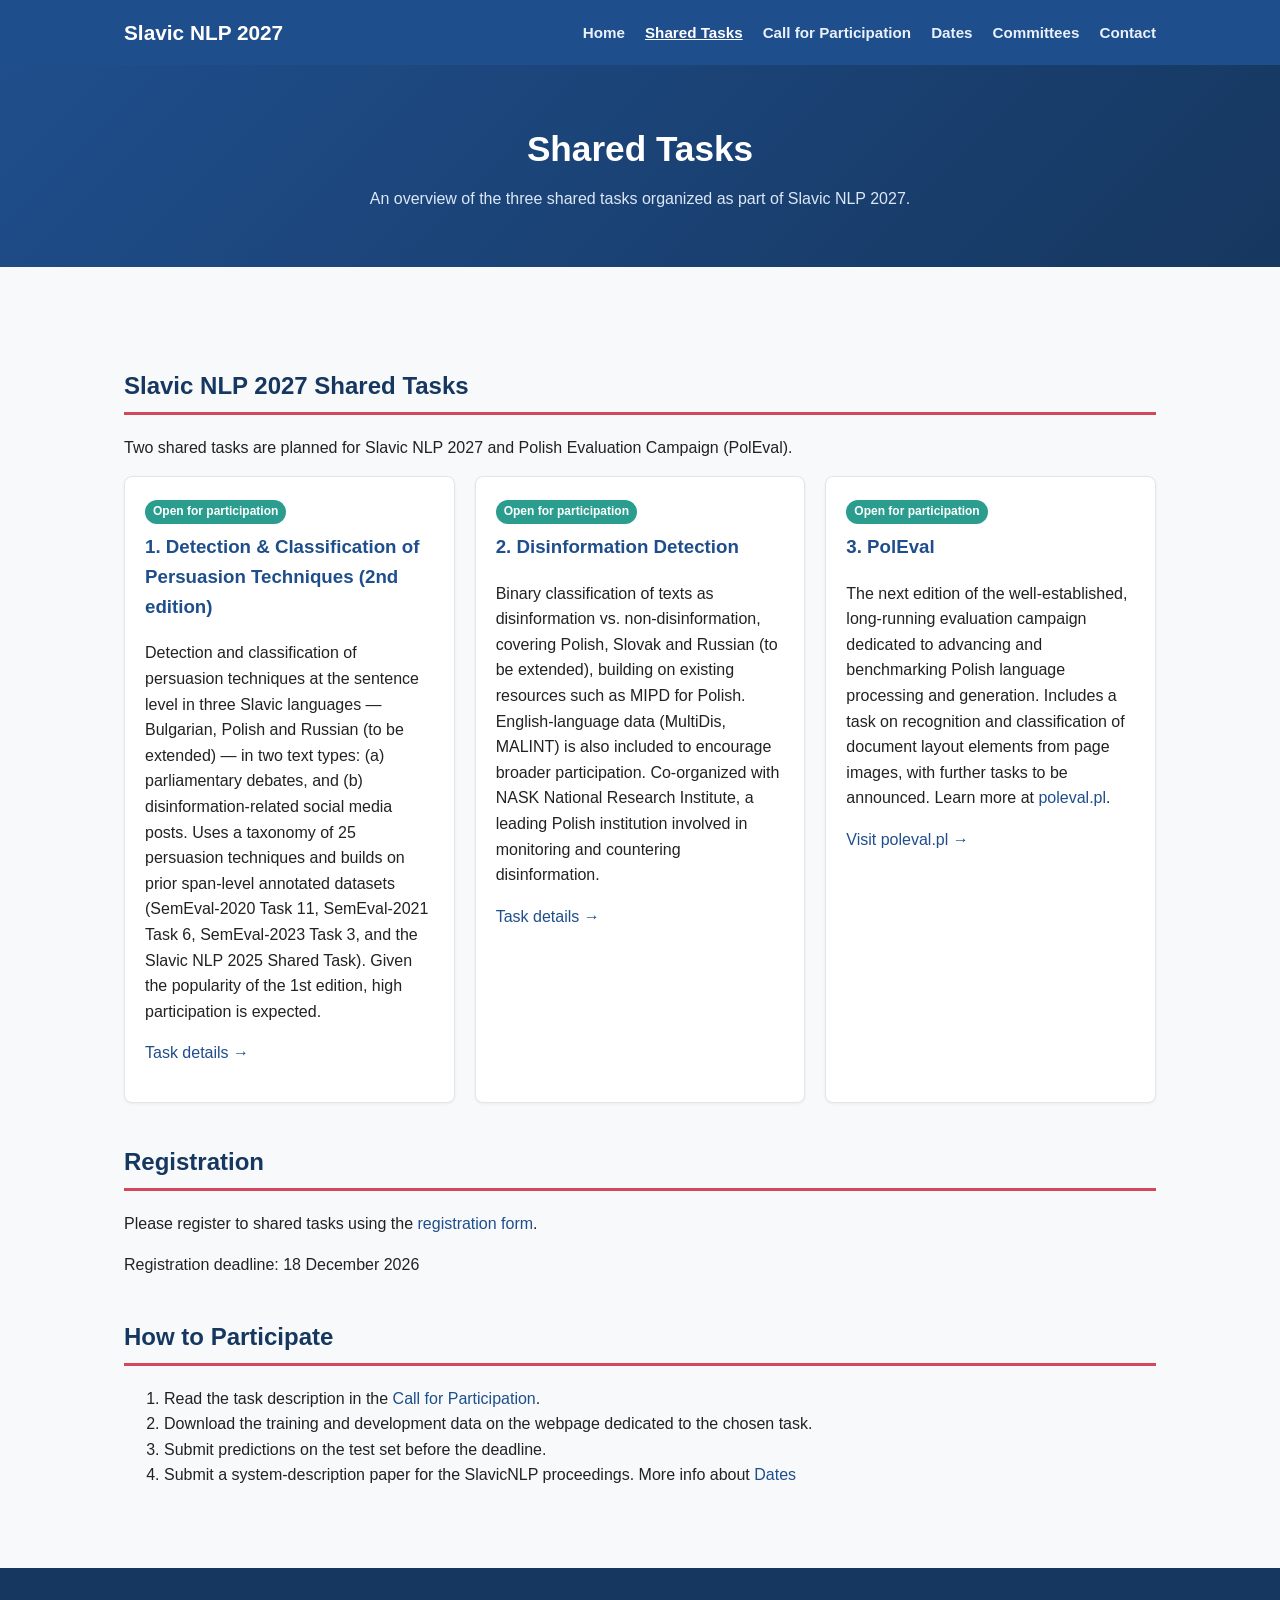
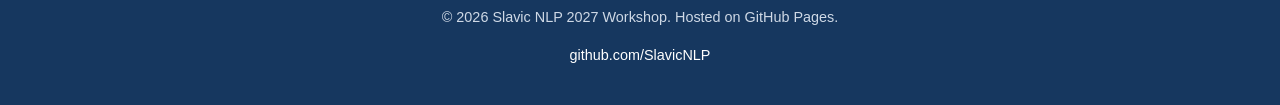
<file: shared-tasks.html>
<!DOCTYPE html>
<html lang="en">
<head>
  <meta charset="UTF-8" />
  <meta name="viewport" content="width=device-width, initial-scale=1.0" />
  <title>Shared Tasks - SlavicNLP</title>
  <link rel="stylesheet" href="assets/css/style.css?v=2" />
</head>
<body>
  <header class="site-header">
    <div class="header-inner">
      <a class="site-title" href="index.html">Slavic NLP 2027</a>
      <button class="nav-toggle" aria-label="Toggle navigation">&#9776;</button>
      <nav class="main-nav">
        <ul>
          <li><a href="index.html">Home</a></li>
          <li class="has-dropdown">
            <a href="shared-tasks.html" class="active">Shared Tasks</a>
            <ul class="dropdown">
              <li><a href="persuasion-classification.html">Persuasion Classification</a></li>
              <li><a href="disinformation-detection.html">Disinformation Detection</a></li>
              <li><a href="https://poleval.pl/" target="_blank" rel="noopener">PolEval</a></li>
            </ul>
          </li>
          <li><a href="call-for-participation.html">Call for Participation</a></li>
          <li><a href="dates.html">Dates</a></li>
          <li><a href="committees.html">Committees</a></li>
          <li><a href="contact.html">Contact</a></li>
        </ul>
      </nav>
    </div>
  </header>

  <section class="hero">
    <h1>Shared Tasks</h1>
    <p>An overview of the three shared tasks organized as part of Slavic NLP 2027.</p>
  </section>

  <main>
    <section id="current">
      <h2>Slavic NLP 2027 Shared Tasks</h2>
      <p>
        Two shared tasks are planned for Slavic NLP 2027 and Polish Evaluation Campaign (PolEval).
      </p>
      <div class="card-grid">
        <div class="card">
          <span class="badge badge-open">Open for participation</span>
          <h3><a href="persuasion-classification.html">1. Detection &amp; Classification of Persuasion Techniques (2nd edition)</a></h3>
          <p>
            Detection and classification of persuasion techniques at the sentence
            level in three Slavic languages &mdash; Bulgarian, Polish and Russian
            (to be extended) &mdash; in two text types: (a) parliamentary debates,
            and (b) disinformation-related social media posts. Uses a taxonomy of
            25 persuasion techniques and builds on prior span-level annotated
            datasets (SemEval-2020 Task 11, SemEval-2021 Task 6, SemEval-2023 Task
            3, and the Slavic NLP 2025 Shared Task). Given the popularity of the
            1st edition, high participation is expected.
          </p>
          <p><a href="persuasion-classification.html">Task details &rarr;</a></p>
        </div>
        <div class="card">
          <span class="badge badge-open">Open for participation</span>
          <h3><a href="disinformation-detection.html">2. Disinformation Detection</a></h3>
          <p>
            Binary classification of texts as disinformation vs. non-disinformation,
            covering Polish, Slovak and Russian (to be extended), building on
            existing resources such as MIPD for Polish. English-language data
            (MultiDis, MALINT) is also included to encourage broader participation.
            Co-organized with NASK National Research Institute, a leading Polish
            institution involved in monitoring and countering disinformation.
          </p>
          <p><a href="disinformation-detection.html">Task details &rarr;</a></p>
        </div>
        <div class="card">
          <span class="badge badge-open">Open for participation</span>
          <h3><a href="https://poleval.pl/" target="_blank" rel="noopener">3. PolEval</a></h3>
          <p>
            The next edition of the well-established, long-running evaluation
            campaign dedicated to advancing and benchmarking Polish language
            processing and generation. Includes a task on recognition and
            classification of document layout elements from page images, with
            further tasks to be announced. Learn more at
            <a href="https://poleval.pl/" target="_blank" rel="noopener">poleval.pl</a>.
          </p>
          <p><a href="https://poleval.pl/" target="_blank" rel="noopener">Visit poleval.pl &rarr;</a></p>
        </div>
      </div>
    </section>

    <section id="registration">
      <h2>Registration</h2>
      <p>Please register to shared tasks using the <a href="https://forms.gle/5N1dbYKXC29Ukxqe7" target="_blank" rel="noopener">registration form</a>.</p>
      <p>Registration deadline: 18 December 2026</p>
    </section>

    <section id="how-to-participate">
      <h2>How to Participate</h2>
      <ol>
        <li>Read the task description in the <a href="call-for-participation.html">Call for Participation</a>.</li>
        <li>Download the training and development data on the webpage dedicated to the chosen task.</li>
        <li>Submit predictions on the test set before the deadline.</li>
        <li>Submit a system-description paper for the SlavicNLP proceedings. More info about <a href="dates.html">Dates</a></li>
      </ol>
    </section>
  </main>

  <footer class="site-footer">
    <p>&copy; 2026 Slavic NLP 2027 Workshop. Hosted on GitHub Pages.</p>
    <p><a href="https://github.com/SlavicNLP">github.com/SlavicNLP</a></p>
  </footer>

  <script src="assets/js/main.js"></script>
</body>
</html>
</file>
<file: assets/css/style.css>
:root {
  --color-primary: #1f4e8c;
  --color-primary-dark: #16375f;
  --color-accent: #d1495b;
  --color-bg: #f7f9fb;
  --color-text: #222;
  --color-muted: #5a6472;
  --max-width: 1080px;
}

* {
  box-sizing: border-box;
}

body {
  margin: 0;
  font-family: "Segoe UI", Roboto, Helvetica, Arial, sans-serif;
  color: var(--color-text);
  background: var(--color-bg);
  line-height: 1.6;
}

a {
  color: var(--color-primary);
  text-decoration: none;
}

a:hover {
  text-decoration: underline;
}

img {
  max-width: 100%;
}

/* Header / Navigation */
header.site-header {
  background: var(--color-primary);
  color: #fff;
}

.header-inner {
  max-width: var(--max-width);
  margin: 0 auto;
  padding: 1rem 1.5rem;
  display: flex;
  align-items: center;
  justify-content: space-between;
}

.site-title {
  font-size: 1.3rem;
  font-weight: 700;
  color: #fff;
}

.site-title:hover {
  text-decoration: none;
  opacity: 0.9;
}

nav.main-nav ul {
  list-style: none;
  display: flex;
  gap: 1.25rem;
  margin: 0;
  padding: 0;
  flex-wrap: wrap;
}

nav.main-nav a {
  color: #eaf1fb;
  font-weight: 600;
  font-size: 0.95rem;
}

nav.main-nav a:hover,
nav.main-nav a.active {
  color: #fff;
  text-decoration: underline;
}

.nav-toggle {
  display: none;
  background: none;
  border: none;
  color: #fff;
  font-size: 1.5rem;
  cursor: pointer;
}

.has-dropdown {
  position: relative;
}

.has-dropdown > .dropdown {
  display: none;
  position: absolute;
  top: 100%;
  left: 0;
  background: var(--color-primary-dark);
  list-style: none;
  margin: 0;
  padding: 0.5rem 0;
  min-width: 220px;
  border-radius: 6px;
  box-shadow: 0 4px 10px rgba(0, 0, 0, 0.2);
  z-index: 20;
}

.has-dropdown:hover > .dropdown,
.has-dropdown:focus-within > .dropdown {
  display: block;
}

.dropdown a {
  display: block;
  padding: 0.5rem 1rem;
  white-space: nowrap;
  font-weight: 500;
}

/* Hero */
.hero {
  background: linear-gradient(135deg, var(--color-primary), var(--color-primary-dark));
  color: #fff;
  text-align: center;
  padding: 3.5rem 1.5rem;
}

.hero h1 {
  margin: 0 0 0.5rem;
  font-size: 2.2rem;
}

.hero p {
  margin: 0 auto;
  max-width: 640px;
  color: #dce7f7;
}

/* Main content */
main {
  max-width: var(--max-width);
  margin: 0 auto;
  padding: 2.5rem 1.5rem;
}

section {
  margin-bottom: 2.5rem;
}

h2 {
  border-bottom: 3px solid var(--color-accent);
  padding-bottom: 0.4rem;
  color: var(--color-primary-dark);
}

/* Cards */
.card-grid {
  display: grid;
  grid-template-columns: repeat(auto-fit, minmax(260px, 1fr));
  gap: 1.25rem;
}

.card {
  background: #fff;
  border: 1px solid #e1e6eb;
  border-radius: 8px;
  padding: 1.25rem;
  box-shadow: 0 1px 3px rgba(0, 0, 0, 0.06);
}

.card h3 {
  margin-top: 0;
  color: var(--color-primary-dark);
}

#organizing-committee .card-grid {
  grid-template-columns: repeat(4, 1fr);
  gap: 1rem;
}

#organizing-committee .card {
  padding: 1rem;
}

#organizing-committee .card h3 {
  font-size: 1.05rem;
}

#organizing-committee .card p {
  font-size: 0.9rem;
  margin: 0.3rem 0;
}

@media (max-width: 720px) {
  #organizing-committee .card-grid {
    grid-template-columns: repeat(2, 1fr);
  }
}

.icon-links {
  display: flex;
  align-items: center;
  gap: 0.5rem;
  margin-top: 0.4rem;
}

.website-icon {
  height: 20px;
  width: auto;
  vertical-align: middle;
  opacity: 0.85;
}

.website-link:hover .website-icon {
  opacity: 1;
}

/* Simple committee lists */
.committee-list {
  list-style: none;
  margin: 0;
  padding: 0;
}

.committee-list li {
  padding: 0.4rem 0;
  border-bottom: 1px solid #e1e6eb;
}

.committee-list li:last-child {
  border-bottom: none;
}

.committee-list .affiliation {
  color: var(--color-muted);
  font-size: 0.9rem;
}

#organizing-committee .scholar-icon {
  height: 20px;
}

.scholar-link {
  display: inline-block;
  margin: 0.4rem 0;
}

.scholar-icon {
  height: 28px;
  width: auto;
  vertical-align: middle;
  opacity: 0.85;
}

.scholar-link:hover .scholar-icon {
  opacity: 1;
}

.badge {
  display: inline-block;
  background: var(--color-accent);
  color: #fff;
  font-size: 0.75rem;
  font-weight: 700;
  padding: 0.15rem 0.5rem;
  border-radius: 999px;
  margin-bottom: 0.5rem;
}

.badge.badge-open {
  background: #2a9d8f;
}

/* Table */
table {
  width: 100%;
  border-collapse: collapse;
  background: #fff;
}

table caption {
  text-align: left;
  font-weight: 700;
  margin-bottom: 0.5rem;
}

th, td {
  text-align: left;
  padding: 0.6rem 0.8rem;
  border-bottom: 1px solid #e1e6eb;
}

th {
  background: #eef2f7;
}

/* Footer */
footer.site-footer {
  background: var(--color-primary-dark);
  color: #cfd9e6;
  text-align: center;
  padding: 1.5rem;
  font-size: 0.9rem;
}

footer.site-footer a {
  color: #fff;
}

/* Responsive nav */
@media (max-width: 720px) {
  .nav-toggle {
    display: block;
  }

  nav.main-nav {
    display: none;
    width: 100%;
  }

  nav.main-nav.open {
    display: block;
  }

  nav.main-nav ul {
    flex-direction: column;
    gap: 0.5rem;
    padding: 1rem 0;
  }

  .header-inner {
    flex-wrap: wrap;
  }
}

.news-table th:first-child,
.news-table td:first-child {
  white-space: nowrap;
  width: 9rem;
}
</file>
